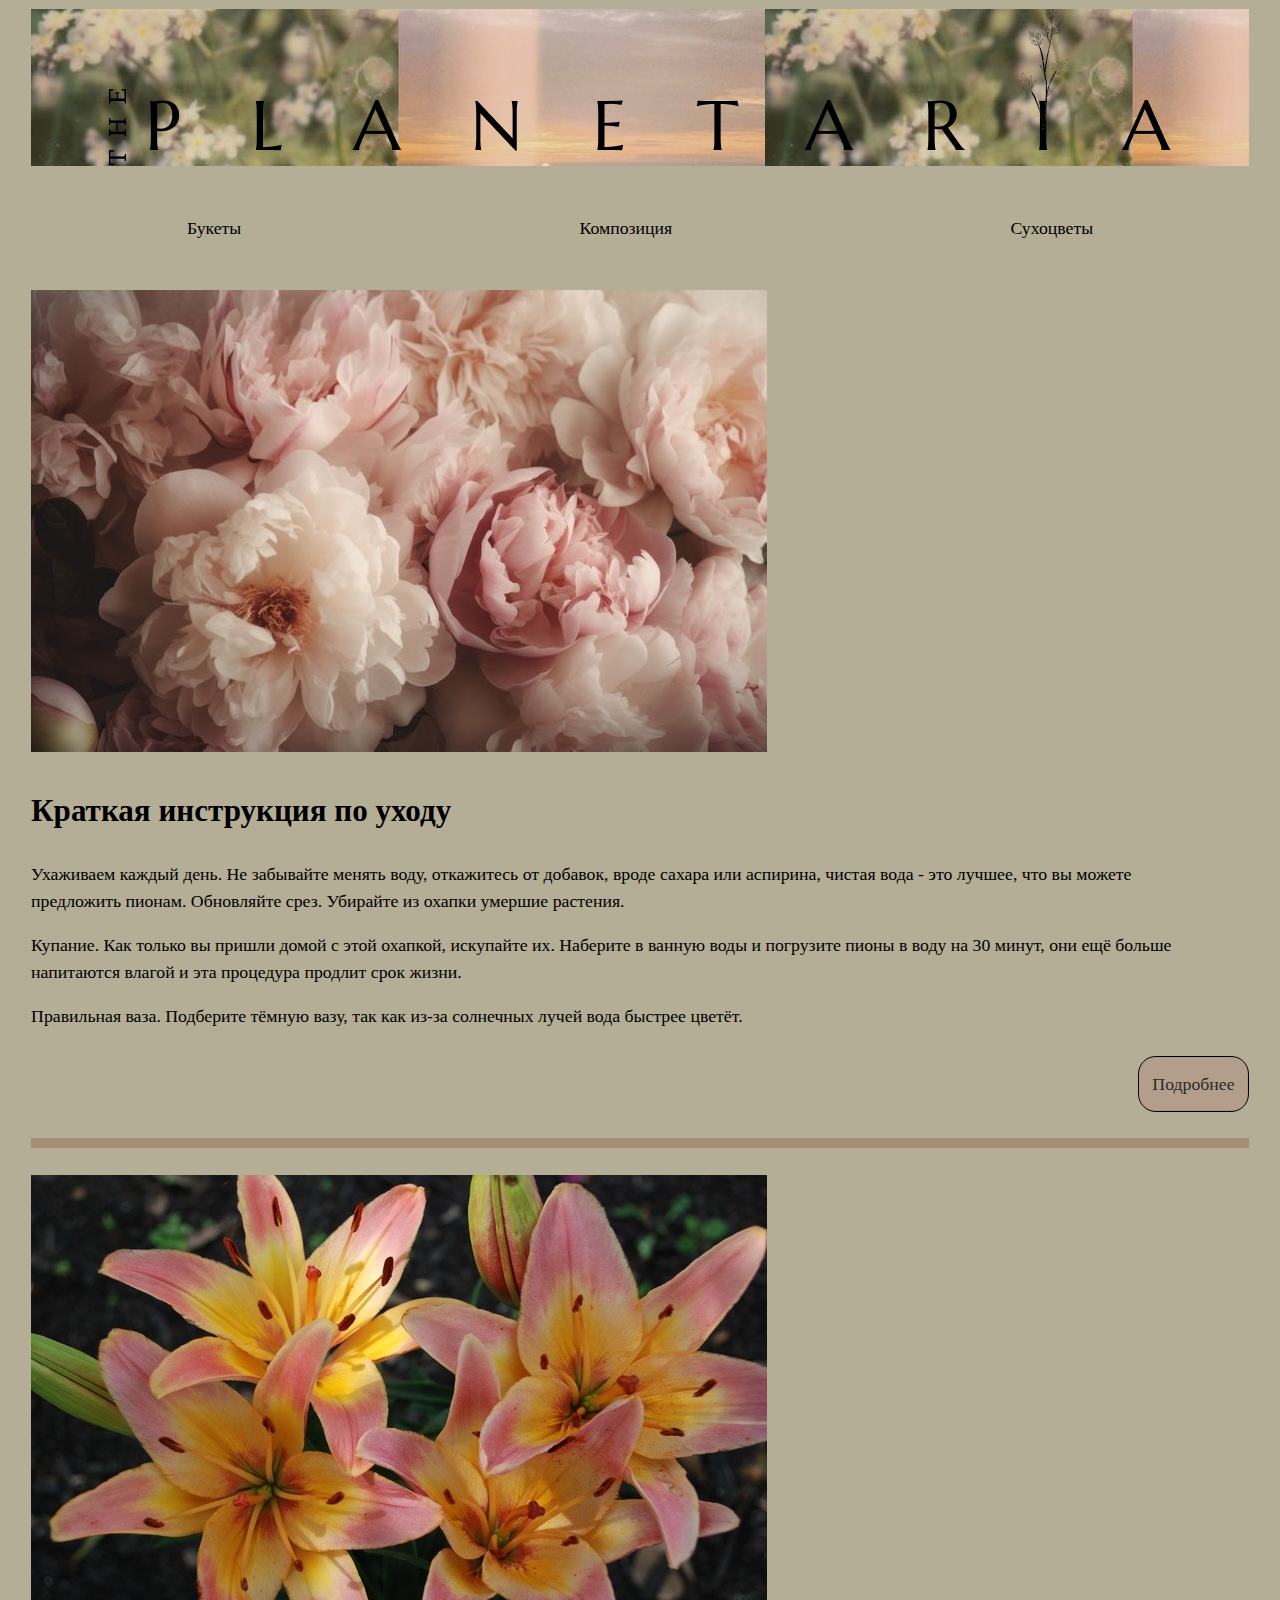
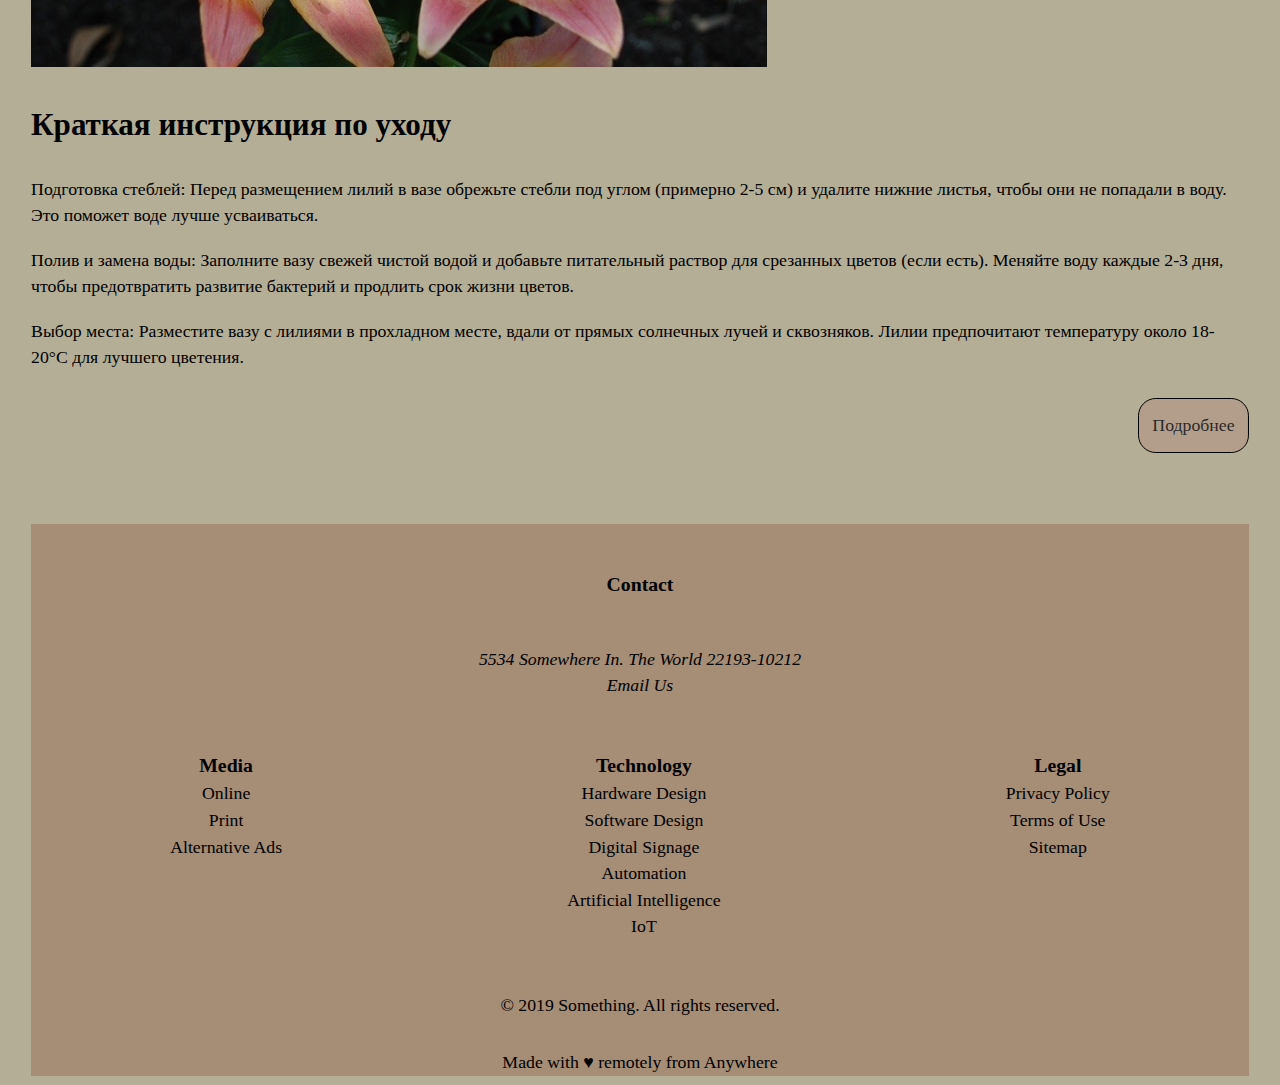
<file: laba7.1/index.html>
<!DOCTYPE html>
<html lang="en">
<head>
  <meta charset="UTF-8">
  <meta name="viewport" content="width=device-width, initial-scale=1.0">
  <link rel="stylesheet" href="main.css">
  <link rel="stylesheet" href="https://use.fontawesome.com/releases/v5.7.1/css/all.css">
  <link type="image/x-icon" href="icons8-гибискус-16.png" rel="icon">
  <meta name="description" content="Цветы по любому поводу. Онлайн-помощь в подборе. Дарим с любовью! · Без выходных. Эксклюзивные предложения. 11 способов оплаты">
  <meta name="keywords" content="купить цветы минск, цветочный магазин, букеты, сухоцветы, доставка цветов">
  <title>THE PLANETARIUM</title>
</head>

<body>
    <div class="grid-container">
		<div class="container">
			<header class="header">
				<div class="header__img-container">
				  <img class="header__img" src="Untitled.png">
				</div>
		  
				<nav class="header__nav">
					<ul class="header__nav-list">

						<li class="header__nav-item item">
							<a
								class="header__nav-link"
								>Букеты
							</a>
						</li>

						<li class="header__nav-item item">
							<a
								class="header__nav-link"
								>Композиция
							</a>
						</li>

						<li class="header__nav-item item">
							<a
								class="header__nav-link"
								>Сухоцветы
							</a>
						</li>

					</ul>
				
			  </header>
		  
			  <main>
				  <section class="main__section">
					<h2 class="visually-hidden">flowers</h2>
					<div class="main__flowers">
						<div class="main__fl-img-container-suho">
							<img class="suho" src="3.JPG">
						</div>
						<div class="main__instraction">
							<h3 class="main__subtitle">Краткая инструкция по уходу</h3>
							<ul class="main__inf">
							<li>Ухаживаем каждый день. Не забывайте менять воду, откажитесь от добавок, вроде сахара или
								аспирина, чистая вода - это лучшее, что вы можете предложить пионам. Обновляйте срез. Убирайте
								из охапки
								умершие растения.</li>
							<li>Купание. Как только вы пришли домой с этой охапкой, искупайте их. Наберите в ванную воды и
								погрузите
								пионы в воду на 30 минут, они ещё больше напитаются влагой и эта процедура продлит срок жизни.
							</li>
							<li>Правильная ваза. Подберите тёмную вазу, так как из-за солнечных лучей вода быстрее цветёт.</li>
							</ul>
							<div class="main__btn-container">
								<button class="main__btn btn">
									Подробнее
								</button>
							  </div>
						</div>
					</div>
				  
				  <hr>

				  <div class="main__flowers">
					<div class="main__fl-img-container-lili">
						<img class="lili" src="Д6.JPG">

					  </div>
					  <div class="main__instraction">
						  <h3 class="main__subtitle">Краткая инструкция по уходу</h3>
						  <ul class="main__inf">
							  <li> Подготовка стеблей: Перед размещением лилий в вазе обрежьте стебли под углом (примерно 2-5 см) и удалите
							  нижние листья, чтобы они не попадали в воду. Это поможет воде лучше усваиваться.</li>
							  <li> Полив и замена воды: Заполните вазу свежей чистой водой и добавьте питательный раствор для срезанных
							  цветов (если есть). Меняйте воду каждые 2-3 дня, чтобы предотвратить развитие бактерий и продлить срок жизни
							  цветов.</li>
							  <li>Выбор места: Разместите вазу с лилиями в прохладном месте, вдали от прямых солнечных лучей и сквозняков.
							  Лилии предпочитают температуру около 18-20°C для лучшего цветения.</li>
						  </ul>
						  <div class="main__btn-container">
							<button class="main__btn btn">
								Подробнее
							</button>
						  </div>
					  </div>
				  </div>
				  </section>
				</main>
			  
			  
				<footer class="footer">
				  <div class="footer__addr">
					<div class="contacts">
						<h6>Contact</h6>
					</div>
					<address>
					  5534 Somewhere In. The World 22193-10212<br>
					  <a class="footer__btn" href="mailto:example@gmail.com">Email Us</a>
					</address>
				  </div>
			  
				  <ul class="footer__nav">
					<li class="nav__item">
					  <h6 class="nav__title">Media</h6>
			  
					  <ul class="nav__ul">
						<li>
						  <a href="#">Online</a>
						</li>
			  
						<li>
						  <a href="#">Print</a>
						</li>
			  
						<li>
						  <a href="#">Alternative Ads</a>
						</li>
					  </ul>
					</li>
			  
					<li class="nav__item nav__item--extra">
					  <h6 class="nav__title">Technology</h6>
			  
					  <ul class="nav__ul nav__ul--extra">
						<li>
						  <a href="#">Hardware Design</a>
						</li>
			  
						<li>
						  <a href="#">Software Design</a>
						</li>
			  
						<li>
						  <a href="#">Digital Signage</a>
						</li>
			  
						<li>
						  <a href="#">Automation</a>
						</li>
			  
						<li>
						  <a href="#">Artificial Intelligence</a>
						</li>
			  
						<li>
						  <a href="#">IoT</a>
						</li>
					  </ul>
					</li>
			  
					<li class="nav__item">
					  <h6 class="nav__title">Legal</h6>
			  
					  <ul class="nav__ul">
						<li>
						  <a href="#">Privacy Policy</a>
						</li>
			  
						<li>
						  <a href="#">Terms of Use</a>
						</li>
			  
						<li>
						  <a href="#">Sitemap</a>
						</li>
					  </ul>
					</li>
				  </ul>
			  
				  <div class="legal">
					<p>&copy; 2019 Something. All rights reserved.</p>
			  
					<div class="legal__links">
					  <span class="end">Made with <span class="heart">♥</span> remotely from Anywhere</span>
					</div>
				  </div>
				</footer>
		  </div>
	</div>
  
   

	

 

</body>

</html>
</file>
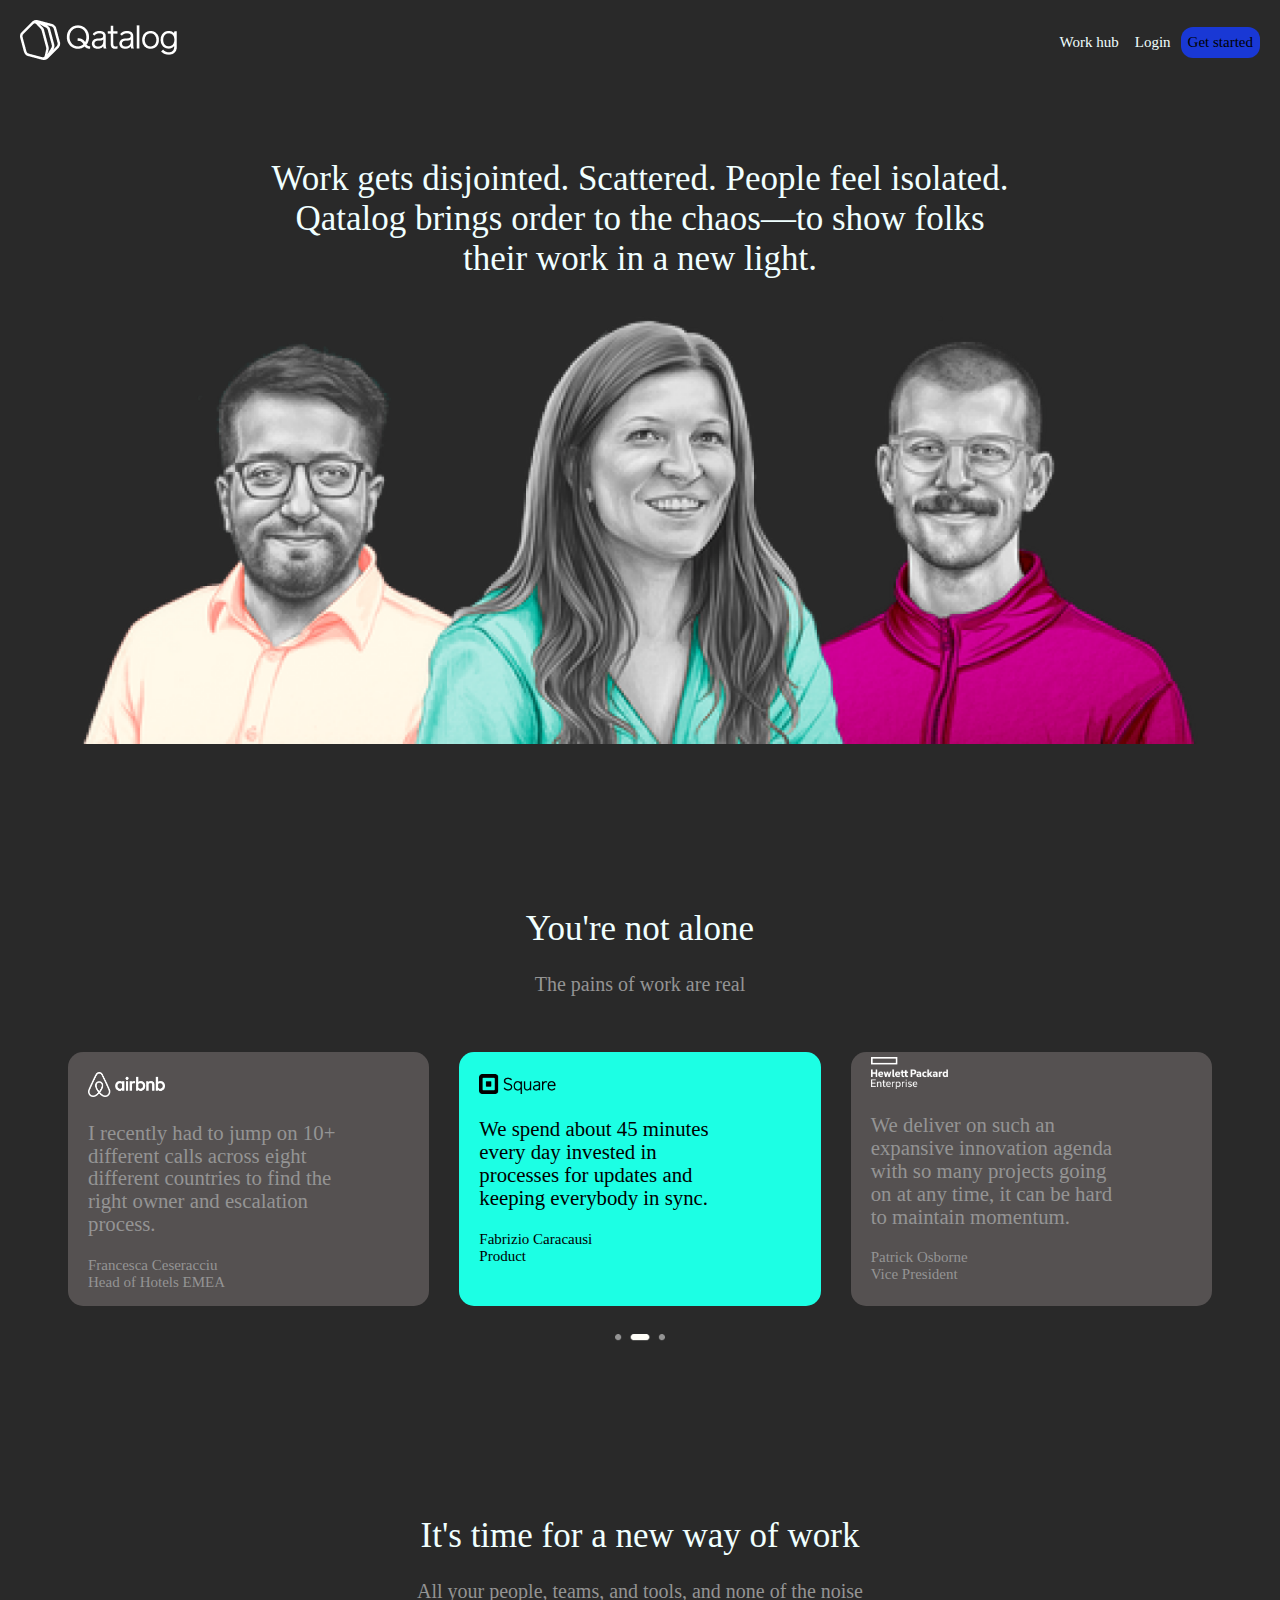
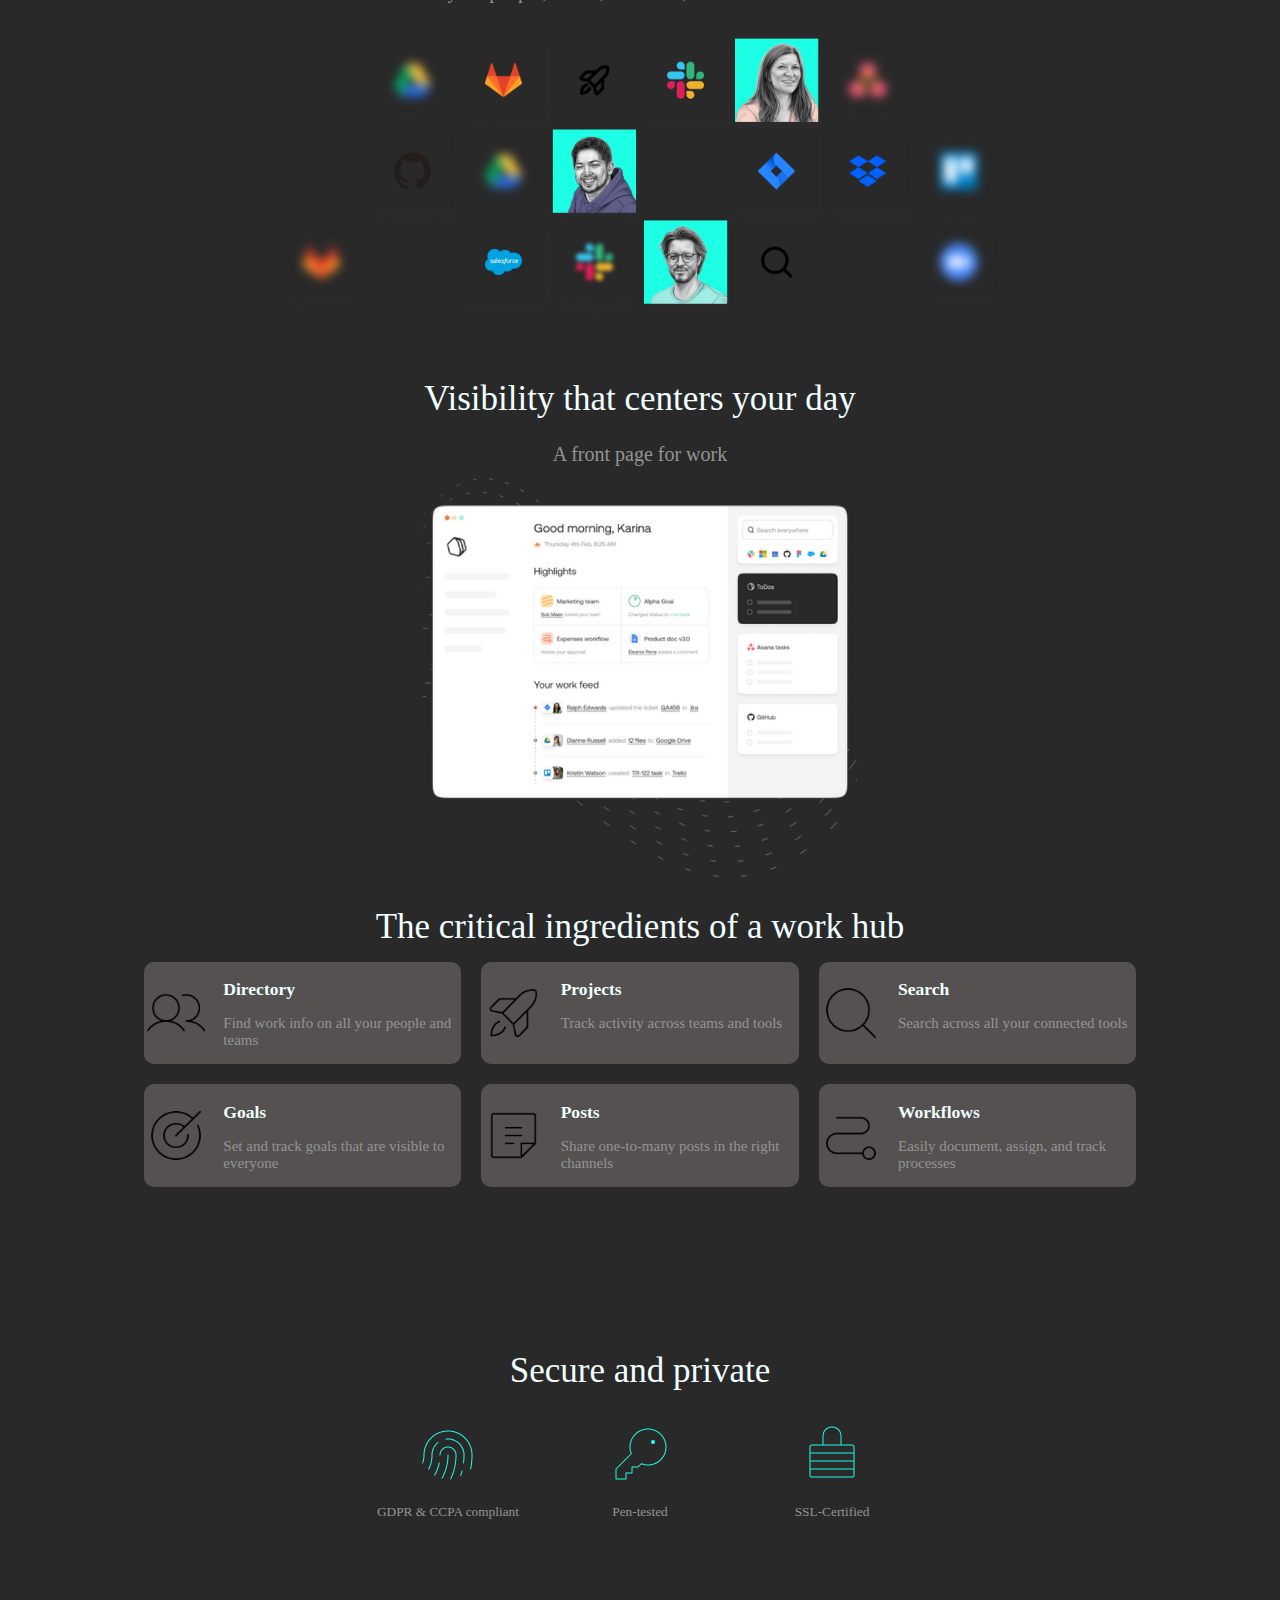
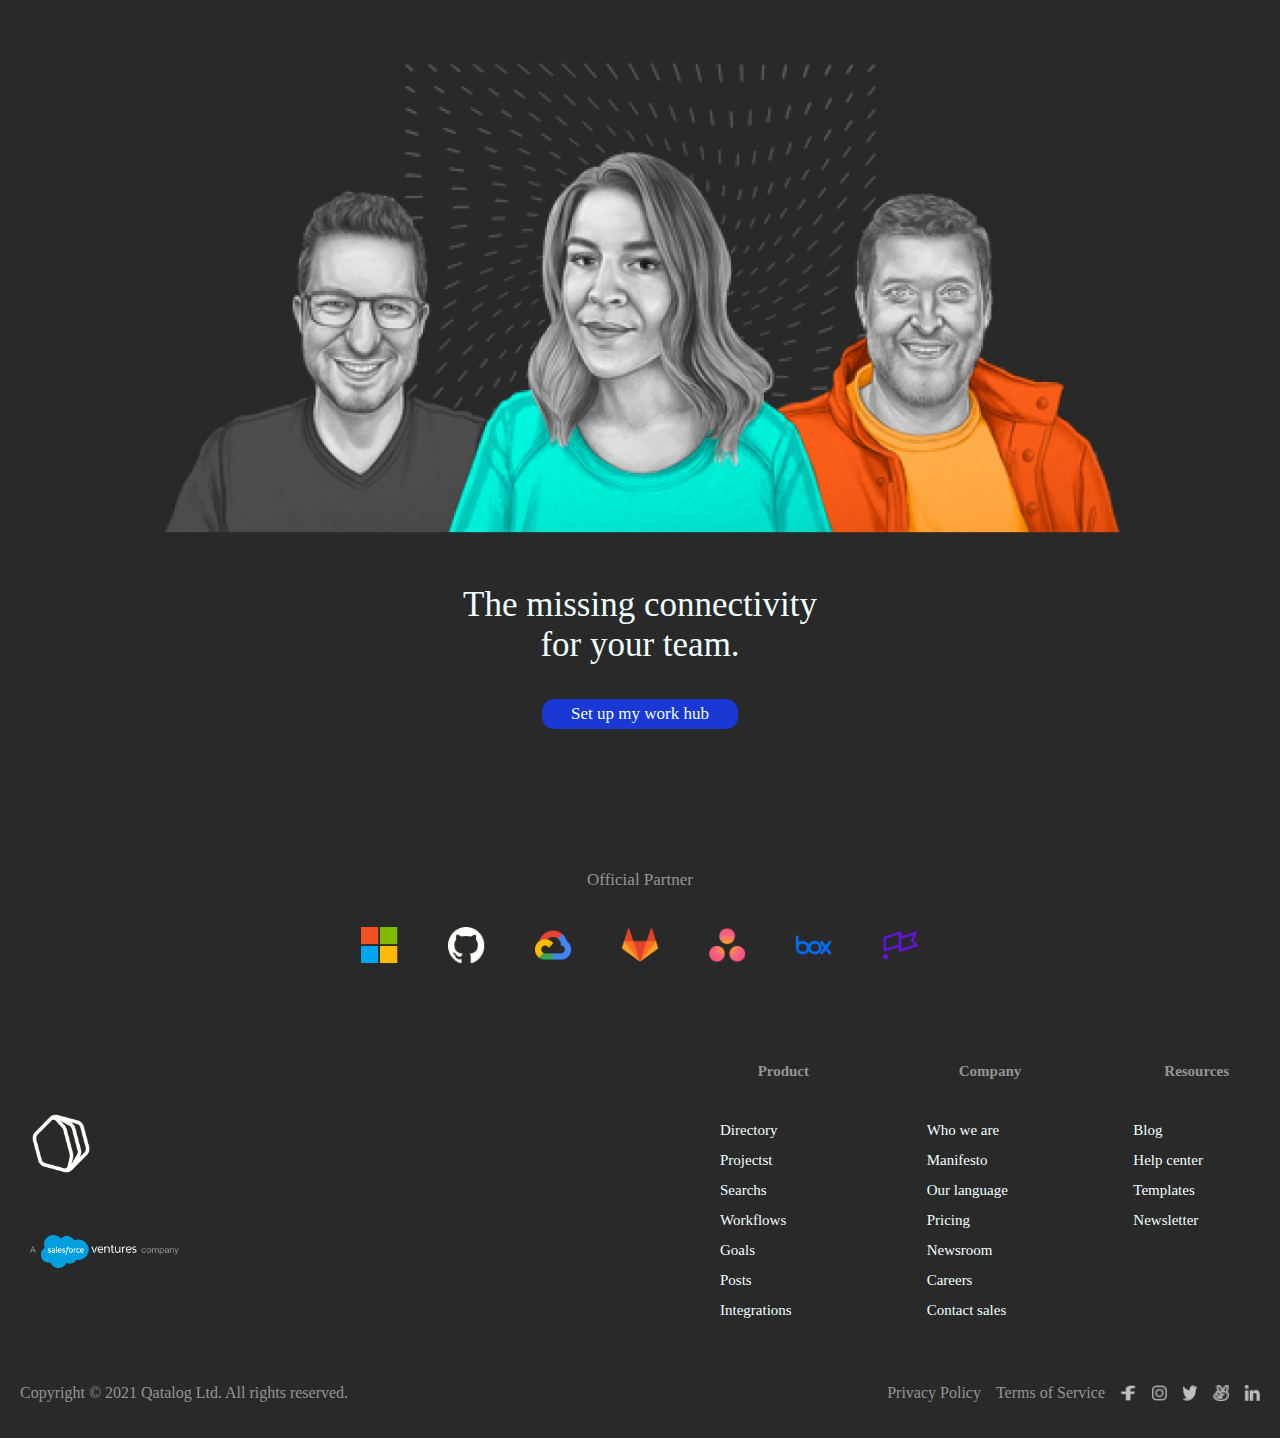
<file: laba7.2/7.2.2.html>
<!DOCTYPE html>
<html lang="en">

<head>
    <meta charset="UTF-8">
    <link rel="stylesheet" href="7.2.2.css">
    <meta name="viewport" content="width=device-width, initial-scale=1.0">
    <title>Qatalog</title>
</head>

<body>
    <header>
        <div><img src="Vector.png" class="vector"></div>
        <div class="butoni">
            <button class="but">Work hub</button>
            <button class="but">Login</button>
            <button class="but2">Get started</button>
        </div>
    </header>
    <main>
        <div class="block1">
            <p class="text_main">Work gets disjointed. Scattered. People feel isolated. Qatalog brings order to the
                chaos—to show folks
                their
                work in a new light.</p>
            <img class="rectangle" src="Rectangle.png">
        </div>
        <div class="block2">
            <p class="text_main2">You're not alone</p>
            <p class="text_notmain">The pains of work are real</p>
            <div class="pains_container">
                <div class="pains1">
                    <img class="p_im1" src="Vector1.png">
                    <p class="pains_text">I recently had to jump on 10+ different calls across eight different countries
                        to find the
                        right
                        owner and escalation process.</p>
                    <p class="pains_comment1">Francesca Ceseracciu <br> Head of Hotels EMEA</p>
                </div>
                <div class="pains2">
                    <img class="p_im2" src="Frame.png">
                    <p class="pains_text">We spend about 45 minutes every day invested in processes for updates and
                        keeping
                        everybody in sync.</p>
                    <p class="pains_comment1">Fabrizio Caracausi <br> Product</p>
                </div>
                <div class="pains3">
                    <img class="p_im3" src="Frame1.png">
                    <p class="pains_text">We deliver on such an expansive innovation agenda with so many projects going
                        on at any
                        time, it can be hard to maintain momentum.</p>
                    <p class="pains_comment2">Patrick Osborne <br> Vice President</p>
                </div>
            </div>
            <img src="Frame3.png" class="paginac">
        </div>
        <div class="block3">
            <p class="text_main3">It's time for a new way of work</p>
            <p class="text_notmain3">All your people, teams, and tools, and none of the noise</p>
            <img src="block3.png" class="imgblock3">
        </div>
        <div class="block4">
            <p class="text_main4">Visibility that centers your day</p>
            <p class="text_notmain4">A front page for work</p>
            <img src="block4.png" class="imgblock4">
        </div>
        <div class="block5">
            <p class="text_main5">The critical ingredients of a work hub</p>
            <div class="ingridients">
                <div class="variants">

                    <img src="var1.png" class="img_var">
                    <div class="text_block5">
                        <h3 class="zag">Directory</h3>
                        <p class="text_var">Find work info on all your people and teams</p>
                    </div>

                </div>
                <div class="variants">
                    <img src="var2.png" class="img_var">
                    <div class="text_block5">
                        <h3 class="zag">Projects</h3>
                        <p class="text_var">Track activity across teams and tools</p>
                    </div>
                </div>
                <div class="variants">
                    <img src="var3.png" class="img_var">
                    <div class="text_block5">
                        <h3 class="zag">Search</h3>
                        <p class="text_var">Search across all your connected tools</p>
                    </div>
                </div>
                <div class="variants">
                    <img src="var4.png" class="img_var">
                    <div class="text_block5">
                        <h3 class="zag">Goals</h3>
                        <p class="text_var">Set and track goals that are visible to everyone</p>
                    </div>
                </div>
                <div class="variants">
                    <img src="var5.png" class="img_var">
                    <div class="text_block5">
                        <h3 class="zag">Posts</h3>
                        <p class="text_var">Share one-to-many posts in the right channels</p>
                    </div>
                </div>
                <div class="variants">
                    <img src="var6.png" class="img_var">
                    <div class="text_block5">
                        <h3 class="zag">Workflows</h3>
                        <p class="text_var">Easily document, assign, and track processes</p>
                    </div>
                </div>
            </div>
        </div>
        <div class="block6">
            <p class="text_block6">Secure and private</p>
            <div class="secure-block">
                <div class="var-secure">
                    <img class="sec" src="secure1.png">
                    <p class="img-text">GDPR & CCPA compliant</p>
                </div>
                <div class="var-secure">
                    <img class="sec" src="secure2.png">
                    <p class="img-text">Pen-tested</p>
                </div>
                <div class="var-secure">
                    <img class="sec" src="secure3.png">
                    <p class="img-text">SSL-Certified</p>
                </div>
            </div>
            <img class="img-block6" src="block6.png">
            <p class="text_block6">The missing connectivity for your team.</p>
            <p class="text_notmainbl6">Set up my work hub</p>
            <p class="text_partner">Official Partner</p>
            <img class="partners" src="partners.png">
        </div>
    </main>
    <footer>
        <div class="footer-part1">
        <div class="photos">
            <img class="ph1" src="znak.png">
            <img class="ph2" src="company.png">
        </div>

        <div class="footer__addr">

            <ul class="footer__nav">
                <li class="nav__item">
                    <h6 class="nav__title">Product</h6>

                    <ul class="nav__ul">
                        <li>
                            <a href="#">Directory</a>
                        </li>

                        <li>
                            <a href="#">Projectst</a>
                        </li>

                        <li>
                            <a href="#">Searchs</a>
                        </li>
                        <li>
                            <a href="#">Workflows</a>
                        </li>
                        <li>
                            <a href="#">Goals</a>
                        </li>
                        <li>
                            <a href="#">Posts</a>
                        </li>
                        <li>
                            <a href="#">Integrations</a>
                        </li>
                    </ul>
                </li>

                <li class="nav__item nav__item--extra">
                    <h6 class="nav__title">Company</h6>

                    <ul class="nav__ul nav__ul--extra">
                        <li>
                            <a href="#">Who we are</a>
                        </li>

                        <li>
                            <a href="#">Manifesto</a>
                        </li>

                        <li>
                            <a href="#">Our language</a>
                        </li>

                        <li>
                            <a href="#">Pricing</a>
                        </li>

                        <li>
                            <a href="#">Newsroom</a>
                        </li>

                        <li>
                            <a href="#">Careers</a>
                        </li>
                        <li>
                            <a href="#">Contact sales</a>
                        </li>
                    </ul>
                </li>

                <li class="nav__item">
                    <h6 class="nav__title">Resources</h6>

                    <ul class="nav__ul">
                        <li>
                            <a href="#">Blog</a>
                        </li>

                        <li>
                            <a href="#">Help center</a>
                        </li>

                        <li>
                            <a href="#">Templates</a>
                        </li>
                        <li>
                            <a href="#">Newsletter</a>
                        </li>
                    </ul>
                </li>
            </ul>
        </div>
    </div>
    <div class="footer-part2">
        <div>
            <p>Copyright © 2021 Qatalog Ltd. All rights reserved.</p>

        </div>
        <div class="part2-2">
            <p class="pmedia">Privacy Policy</p>
            <p class="pmedia">Terms of Service</p>
            <img class="smedia" src="e11.png">
            <img class="smedia" src="e2.png">
            <img class="smedia" src="e33.png">
            <img class="smedia" src="e4.png">
            <img class="smedia" src="e5.png">
        </div>
    </div>
    </footer>
</body>

</html>
</file>
<file: laba7.1/main.css>
@charset "UTF-8";
body {
  background-color: #9a9272be;;
}
.header__img-container {
  display: flex;
  justify-content: center;
  align-items: center;
  background-image: url(d7.JPG);
}



.header__nav {
  display: flex;
  min-height: 3em;
  margin-block-start: 2em;
}
.header__nav-list {
  display: flex;
  flex-flow: row wrap;
  justify-content: space-around;
  column-gap: 1.5em;
  row-gap: 1.5em;
  flex-grow: 1;
}
.header__nav-item {
  flex-grow: 1;
  min-height: 3em;
  border-radius: 1.5em;
  padding-block: 0.25em;
  padding-inline: 0.25em;
  transition: all 0.2s;
}
.header__nav-item:hover {
  background-color: #a58d76; /* Фон при наведении */
  color: rgb(0, 0, 0); /* Цвет текста при наведении */
}
.header__nav-link {
  display: flex;
  min-height: 100%;
  justify-content: center;
  align-items: center;
}

.main__section {
  display: flex;
  flex-flow: column nowrap;
  row-gap: 1em;
  padding-block-start: 2em;
  padding-block-end: 4em;
}
.main__flowers {
  display: flex;
  flex-flow: column;
  row-gap: 2em;
}
.main__fl-img-container-suho {
  position: relative;
  overflow: hidden;
  max-width: fit-content;
}
.main__fl-img-container-suho::after {
  content: "Пионы";
  font-size: 1.5em;
  position: absolute;
  display: flex;
  justify-content: center;
  align-items: center;
  width: 100%; /* Занимает всю ширину родителя */
  height: 100%; /* Занимает всю высоту родителя */
  opacity: 0;
  visibility: hidden;
  background-color: rgba(0, 0, 0, 0.75); /* Убедитесь, что используете правильный формат rgba */
  transition: opacity 0.2s ease, visibility 0.2s linear 0.2s; /* visibility изменяется сразу после opacity */
  z-index: 1;
  top: 0;
  right: 0;
}
.main__fl-img-container-lili {
  position: relative;
  overflow: hidden;
  max-width: fit-content;
}
.main__fl-img-container-lili::after {
  content: "Лилии";
  font-size: 1.5em;
  position: absolute;
  display: flex;
  justify-content: center;
  align-items: center;
  width: 100%; /* Занимает всю ширину родителя */
  height: 100%; /* Занимает всю высоту родителя */
  opacity: 0;
  visibility: hidden;
  background-color: rgba(0, 0, 0, 0.75); /* Убедитесь, что используете правильный формат rgba */
  transition: opacity 0.2s ease, visibility 0.2s linear 0.2s; /* visibility изменяется сразу после opacity */
  z-index: 1;
  top: 0;
  right: 0;
}
.main__fl-img-container-lili:hover::after {
  opacity: 0.75; /* Полная непрозрачность при наведении на родительский элемент */
  visibility: visible; /* Становится видимым при наведении на родителя */
  transition-delay: 0s;
  color: antiquewhite;
}
.main__fl-img-container-suho:hover::after {
  opacity: 0.75; /* Полная непрозрачность при наведении на родительский элемент */
  visibility: visible; /* Становится видимым при наведении на родителя */
  transition-delay: 0s;
  color: antiquewhite;
}
.main__instraction {
  display: flex;
  flex-flow: column nowrap;
  flex-grow: 1;
  row-gap: 1.5em;
}
.main__btn-container {
  display: flex;
  justify-content: end;
  align-items: center;
}
.main__btn {
  position: relative;
  overflow: hidden; /* Скрывает элементы, выходящие за границы */
  color: rgb(0, 0, 0);
  background-color: #a58d76;
  border: none;
  border-radius: 5px;
}
.main__btn {
  position: relative;
  overflow: hidden; /* Скрывает элементы, выходящие за границы */
  color: rgb(0, 0, 0);
  background-color: #a58d76;
  border: none;
  border-radius: 5px;
}
.main__btn::before {
  content: "";
  position: absolute;
  top: 50%;
  left: 50%;
  width: 100%; /* Увеличиваем ширину для эффекта */
  height: 100%; /* Увеличиваем высоту для эффекта */
  background-color: rgba(255, 255, 255, 0.156);
  transition: width 0.2s ease, height 0.2s ease, top 0.2s ease, left 0.5s ease;
  z-index: 0; /* Устанавливаем псевдоэлемент позади текста */
  transform: translate(-50%, -50%); /* Центрируем элемент */
}
.main__btn:hover::before {
  border-radius: 50%;
  width: 0; /* Сбрасываем ширину до нуля при наведении */
  height: 0; /* Сбрасываем высоту до нуля при наведении */
}
.main__btn:hover {
  color: black; /* Изменяем цвет текста при наведении */
}
.main__inf {
  display: flex;
  flex-flow: column nowrap;
  row-gap: 1em;
}

.btn {
  padding-block: 0.75em;
  padding-inline: 0.75em;
  text-align: center;
  min-height: 3em;
  max-width: fit-content;
  border: 1px solid rgb(0, 0, 0);
  border-radius: 1em;
}

.footer {
  display: flex;
  flex-flow: column;
  row-gap: 2.5em;
  
}
.footer__addr {
  display: flex;
  flex-flow: column;
  justify-content: start;
  align-items: center;
}
ul.footer__nav {
  display: flex;
  justify-content: space-around;
  flex-wrap: wrap;
  column-gap: 0.4em;
  row-gap: 1em;
}

li.nav__item {
  text-align: center;
  padding-block: 0.4em;
  padding-inline: 0.4em;
}

.contacts {
  width: 100%;
  height: 100%;
  text-align: center;
}

address {
  display: flex;
  flex-direction: column;
  justify-content: center;
  align-items: center;
  text-align: center;
}

.legal {
  display: flex;
  flex-direction: column;
  justify-content: center;
  align-items: center;
  text-align: center;
}

a {
  text-decoration: none;
  color: black;
}

hr {
  background-color:#a58d76;
  z-index: 5;
  height: 10px;
  width: 100%;
  border: none;
  
}
footer {
  background-color: #a58d76
}

@media (max-width: 365px) {
  .contacts {
    width: 100%;
    height: 100%;
    text-align: center;
    margin-block-start: 2em;
    margin-block-end: 1em;
  }
  ul.footer__nav {
    display: flex;
    flex-wrap: wrap;
    justify-content: center;
    align-items: center;
    text-align: center;
    column-gap: 0.4em;
    row-gap: 0.5em;
  }
  .legal {
    display: flex;
    flex-direction: column;
    justify-content: center;
    align-items: center;
    text-align: center;
  }
  address {
    display: flex;
    flex-direction: column;
    justify-content: center;
    align-items: center;
    text-align: center;
  }
}
.visually-hidden {
  position: absolute;
  width: 1px;
  height: 1px;
  margin: -1px;
  border: 0;
  padding: 0;
  white-space: nowrap;
  clip-path: inset(100%);
  clip: rect(0 0 0 0);
  overflow: hidden;
}

.container {
  max-width: 1372px;
  padding-inline: 1.75em;
  padding-block: 0.5em;
  margin-inline: auto;
}

/**
  Нормализация блочной модели
 */
html {
  box-sizing: border-box;
}

*,
::before,
::after {
  box-sizing: inherit;
}

/**
  Убираем внутренние отступы слева тегам списков,
  у которых есть атрибут class
 */
:where(ul, ol):where([class]) {
  padding-left: 0;
}

/**
  Убираем внешние отступы body и двум другим тегам,
  у которых есть атрибут class
 */
body,
:where(blockquote, figure):where([class]) {
  margin: 0;
}

/**
  Убираем внешние отступы вертикали нужным тегам,
  у которых есть атрибут class
 */
:where(h1,
h2,
h3,
h4,
h5,
h6,
p,
ul,
ol,
dl):where([class]) {
  margin-block: 0;
}

button {
  all: unset;
  box-sizing: inherit;
}

:where(dd[class]) {
  margin-left: 0;
}

:where(fieldset[class]) {
  margin-left: 0;
  padding: 0;
  border: none;
}

/**
  Убираем стандартный маркер маркированному списку,
  у которого есть атрибут class
 */
:where(ul[class]) {
  list-style: none;
}

:where(address[class]) {
  font-style: normal;
}

/**
  Обнуляем вертикальные внешние отступы параграфа,
  объявляем локальную переменную для внешнего отступа вниз,
  чтобы избежать взаимодействие с более сложным селектором
 */
p {
  --paragraphMarginBottom: 1.75em;
  margin-block: 0;
}

/**
  Внешний отступ вниз для параграфа без атрибута class,
  который расположен не последним среди своих соседних элементов
 */
p:where(:not([class]):not(:last-child)) {
  margin-bottom: var(--paragraphMarginBottom);
}

/**
  Упрощаем работу с изображениями
 */
img {
  display: block;
  max-width: 100%;
}

/**
  Наследуем свойства шрифт для полей ввода
 */
input,
textarea,
select,
button {
  font: inherit;
}

html {
  /**
    Пригодится в большинстве ситуаций
    (когда, например, нужно будет "прижать" футер к низу сайта)
   */
  height: 100%;
}

/**
  Плавный скролл
 */
html,
:has(:target) {
  scroll-behavior: smooth;
}

body {
  /**
    Пригодится в большинстве ситуаций
    (когда, например, нужно будет "прижать" футер к низу сайта)
   */
  min-height: 100%;
  /**
    Унифицированный интерлиньяж
   */
  line-height: 1.5;
}

/**
  Приводим к единому цвету svg-элементы
 */
svg *[fill] {
  fill: currentColor;
}

svg *[stroke] {
  stroke: currentColor;
}

/**
  Чиним баг задержки смены цвета при взаимодействии с svg-элементами
 */
svg * {
  transition-property: fill, stroke;
}

/**
  Удаляем все анимации и переходы для людей,
  которые предпочитают их не использовать
 */
@media (prefers-reduced-motion: reduce) {
  *,
  ::before,
  ::after {
    animation-duration: 0.01ms !important;
    animation-iteration-count: 1 !important;
    transition-duration: 0.01ms !important;
    scroll-behavior: auto !important;
  }
}
h1 {
  font-size: clamp(
    1.75rem,
    1.4903846154rem + 1.1538461538vw,
    2.5rem
  );
}

h2 {
  font-size: clamp(
    1.625rem,
    1.4086538462rem + 0.9615384615vw,
    2.25rem
  );
}

h3 {
  font-size: clamp(
    1.5rem,
    1.3269230769rem + 0.7692307692vw,
    2rem
  );
}

h4 {
  font-size: clamp(
    1.375rem,
    1.2451923077rem + 0.5769230769vw,
    1.75rem
  );
}

h5 {
  font-size: clamp(
    1.25rem,
    1.1634615385rem + 0.3846153846vw,
    1.5rem
  );
}

h6 {
  font-size: clamp(
    1.125rem,
    1.0817307692rem + 0.1923076923vw,
    1.25rem
  );
}

body {
  font-size: clamp(
    1rem,
    0.9567307692rem + 0.1923076923vw,
    1.125rem
  );
}
</file>
<file: laba7.2/7.2.2.css>
@charset "UTF-8";

body {
  background-color: #292929;
  margin: 20px;
}

header {
  display: flex;
  justify-content: space-between;
  row-gap: 10px;
  align-items: center;
}

.vector {
  width: 100%;
}

.but {
  background-color: #292929;
  color: azure;

  border: none;

  font-family: 'Roboto';
  font-style: normal;
  font-size: 15px;
}

.but2 {
  background-color: #1938D5;
  border-radius: 12px;
  border: none;
  font-size: 15px;
  font-family: 'Roboto';
  font-style: normal;
  padding: 7px;
}

.rectangle {
  width: 90%;
}

.text_main{
  font-family: 'Roboto';
  font-style: normal;
  color: azure;
  width: 60%;
  font-size: 35px;
  text-align: center;
}
.text_main2 {
  font-family: 'Roboto';
  font-style: normal;
  color: azure;
  width: 60%;
  font-size: 35px;
  text-align: center;
  line-height: 0;
}

.block1 {
  align-items: center;
  display: flex;
  flex-direction: column;
  margin: 60px 0 0 0;
}

.block2 {
  align-items: center;
  display: flex;
  flex-direction: column;
  margin: 150px 0 0 0;
 
}

.text_notmain {
  font-family: 'Roboto';
  font-style: normal;
  color: #949494;
  width: 60%;
  font-size: 20px;
  text-align: center;
  line-height: 0;
}

.pains_container {
  display: grid;
  grid-template-columns: repeat(3, 1fr);
  gap: 30px;
  padding: 3em 3em 0.5em 3em;
}

.p_im1 {
  width: 30%;


}

.p_im2 {
  width: 30%;


}

.p_im3 {
  width: 30%;

}

.pains2 {
  background: #1CFFE4;
  border-radius: 15px;
  padding: 22px 85px 0px 20px;

}

.pains1 {
  border-radius: 15px;
  background: #555151;
  padding: 20px 85px 0px 20px;
  color: #949494;
}

.pains3 {
  border-radius: 15px;
  background: #555151;
  padding: 5px 85px 0px 20px;
  color: #949494;
}

.pains_text {
  font-family: 'Roboto';
  font-style: normal;
  font-size: 1.3em;

  line-height: 1.1em;
}

.pains_comment1 {

  font-size: 15px;
  font-weight: 400;
}

.pains_comment2 {

  font-size: 15px;
  font-weight: 400;
}

.paginac {
  align-items: center;
  width: 4%;
  margin-top: 20px;
}

.text_main3 {
  font-family: 'Roboto';
  font-style: normal;
  color: azure;
  text-align: center;
  font-size: 35px;
  line-height: 0;
}

.text_notmain3 {
  font-family: 'Roboto';
  font-style: normal;
  font-size: 20px;
  color: #949494;
  text-align: center;
  line-height: 0;
}

.imgblock3 {
  width: 60%;
  margin: 1em 0 0 0;
}

.block3 {
  align-items: center;
  display: flex;
  flex-direction: column;
  margin: 10em 0 0 0;
}

.block4 {
  align-items: center;
  display: flex;
  flex-direction: column;
  margin: 3em 0 0 0;
}

.imgblock4 {
  width: 35%;
  margin: -1em 0 0 0 ;
}

.text_notmain4 {
  font-family: 'Roboto';
  font-style: normal;
  font-size: 20px;
  color: #949494;
  text-align: center;
  line-height: 0;
}

.text_main4 {
  font-family: 'Roboto';
  font-style: normal;
  color: azure;
  text-align: center;
  font-size: 35px;
  line-height: 0;
}

.ingridients {
  display: grid;
  grid-template-columns: repeat(3, 2fr);
  justify-content: center;
  gap: 20px;

}

.block5 {
  margin: auto;
  width: 80%;



}
.text_main5 {
  font-family: 'Roboto';
  font-style: normal;
  color: azure;
  text-align: center;
  font-size: 35px;
  line-height: 0;
}

.variants {
  background-color: #555151;
  border-radius: 10px;
  display: flex;
  flex-grow: 1;
  justify-content: space-between;


}

.img_var {
  width: 20%;
  margin: auto;
  padding: auto;
}


.text_var,
.zag {
  overflow-wrap: break-word;


}

.text_var {
  color: #949494;

}

.text_block5 {
  width: 75%;
  margin-left: 1em;
  font-family: 'Roboto';
  font-style: normal;
  font-size: 15px;
}

.zag {
  margin-bottom: 0.01em;
  color: azure;
}

.secure-block {
  display: grid;
  grid-template-columns: repeat(3, 1fr);
  gap: 50px;
  justify-items: center;
  text-align: center;
}

.block6 {
  align-items: center;
  display: flex;
  flex-direction: column;
  margin: 7em 0 0 0;
}


.text_block6 {
  font-family: 'Roboto';
  font-style: normal;
  color: azure;
width: 30%;
  text-align: center;
  font-size: 35px;
  margin: 1.5em 0 0 0 ;
}

.img-text {
  color: #949494;
  font-size: smaller;
}

.img-block6 {
  width: 80%;
  margin: 8em 0 0 0;
}
.text_notmainbl6 {
  background-color: #1938D5;
  border-radius: 12px;
  border: none;
  font-size: 17px;
  font-family: 'Roboto';
  font-style: normal;
  padding: 5px;
  width: 15%;
  text-align: center;
  color: azure;
  margin: 2em 0 0 0;
}
.text_partner {
  font-size: 17px;
  font-family: 'Roboto';
  font-style: normal;
  padding: 5px;
  width: 15%;
  text-align: center;
  color: #949494;
  margin: 8em 0 0 0;
}
.partners {
  width: 45%;
  margin: 2em 0 0 0;
}
.footer-part1 {
  display: flex;
  justify-content: space-between;
  flex-direction: row;
}
.footer__nav {
  display: grid;
  grid-template-columns: repeat(3, 1fr);
  width: 100%;


}
.footer__addr {
width: 50%;

}

.photos {
  display: flex;
  flex-direction: column;
gap: 60px;
margin:100px 10px;
}
.ph1{
  width: 25%;

}
.ph2 {width: 60%;}
a {
  text-decoration: none;
  color: azure;
  font-family: 'Roboto';
  font-style: normal;
  font-size: 15px;
  line-height: 2em;
}
.nav__ul{
  list-style-type: none;
}
.nav__item {justify-content: center;
  list-style-type: none;}
.nav__title {
  font-family: 'Roboto';
  font-style: normal;
  color: #949494;
  font-size: 15px;
text-align: center;
}
.footer-part2 {
  display: flex;
  justify-content: space-between;
  flex-direction: row;
  color: #949494;
  
}
.part2-2 {
  display: flex;
  flex-direction: row;
  justify-content: center;
  align-items: center;
  text-align: center;
  gap: 15px;
}
.smedia {
width: 1em;
height: 1em;
}
footer {
  margin: 3em 0 0 0;
}
.secure-block {
  margin: 2em 0 0 0;
}
</file>
